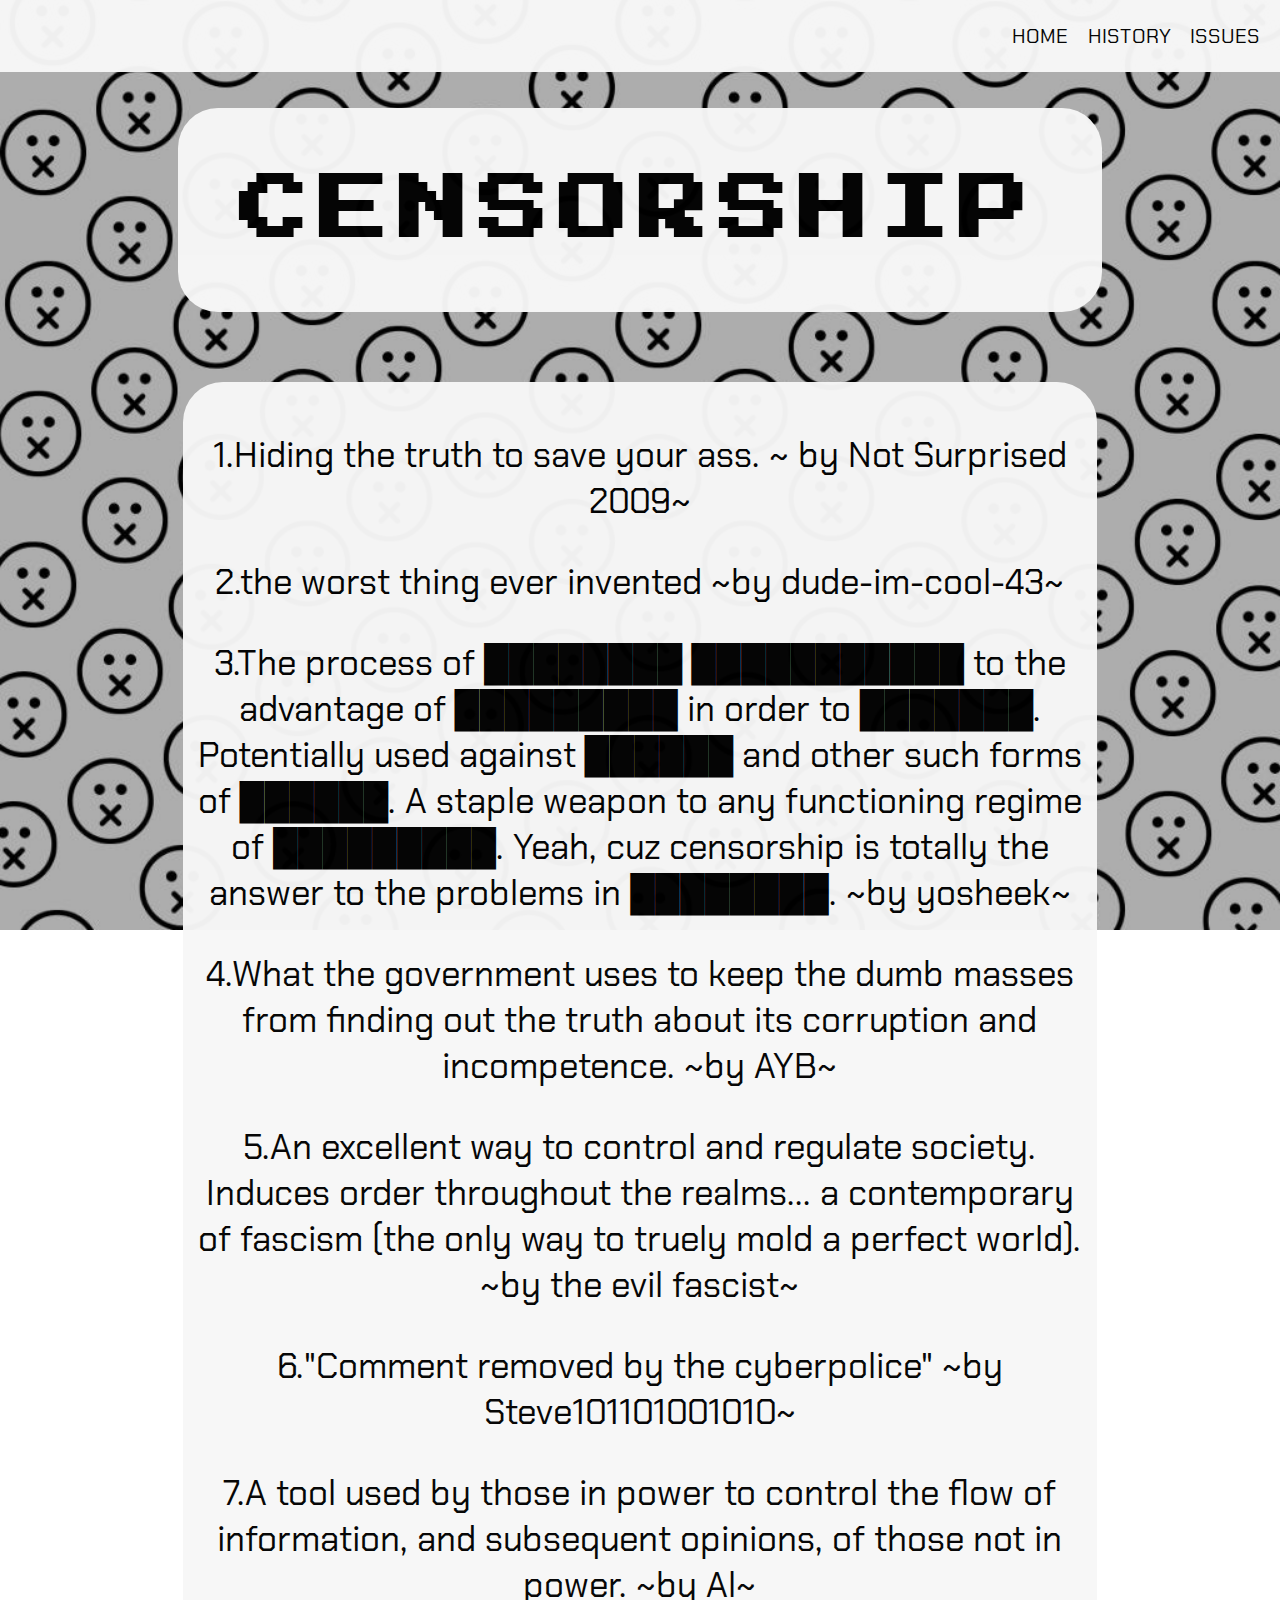
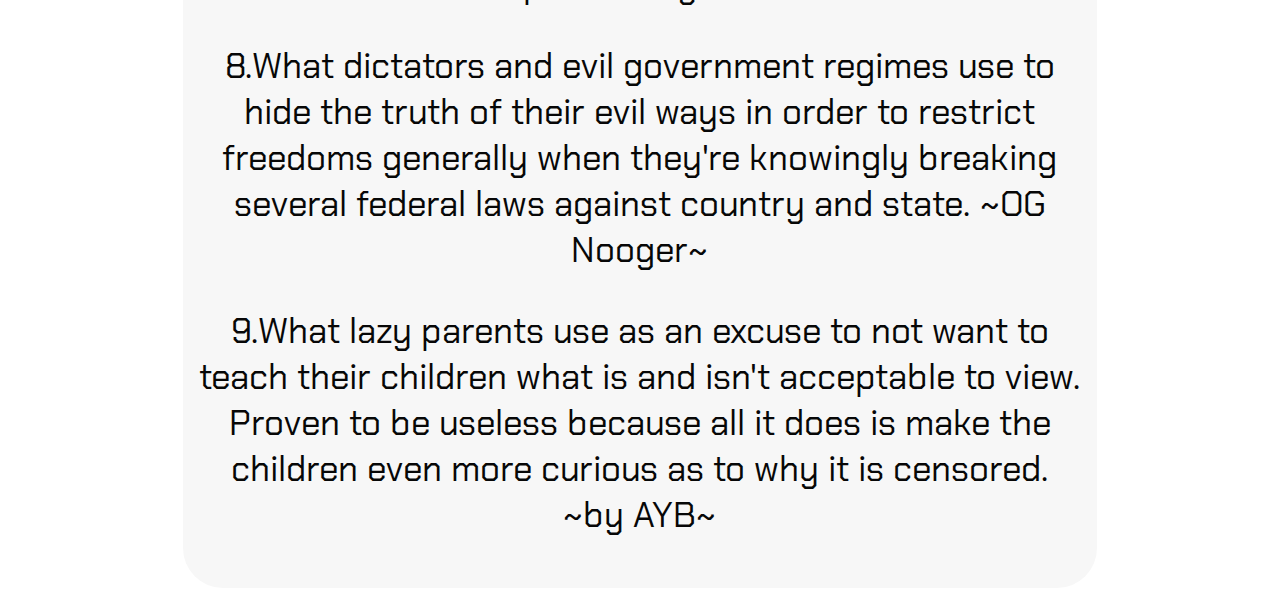
<file: index.html>
<!DOCTYPE html>
<html>
<head>
	<meta charset="utf-8">
	<meta name="viewport" content="width=device-width, initial-scale=1">
	<link rel="stylesheet" type="text/css" href="style.css">
	<title>HOME</title>
</head>
<body>

	<div class="navbar">
		<p class="navsize"><a class="navLink" href="index.html">HOME</a></p>
		<p class="navsize"><a class="navLink" href="page02.html">HISTORY</a></p>
		<p class="navsize"><a class="navLink" href="page03.html">ISSUES</a></p>
	</div>



	<div class="container">
		<div class="textbox1">
			<h1>CENSORSHIP</h1>
		</div>
	</div>

   <!-- definitions from -> https://www.urbandictionary.com/define.php?term=censorship -->
	<div class="container9">
		<div class="textcontent6">
			<div class="textboxpara2">
				<p class="def">1.Hiding the truth to save your ass.
		~ by Not Surprised 2009~</p>
		<p class="def">2.the worst thing ever invented
		~by dude-im-cool-43~</p>
		<p class="def">3.The process of ████████ ███████████ to the advantage of █████████ in order to ███████. Potentially used against ██████ and other such forms of ██████. A staple weapon to any functioning regime of █████████.
		Yeah, cuz censorship is totally the answer to the problems in ████████.
		~by yosheek~</p>
		<p class="def">4.What the government uses to keep the dumb masses from finding out the truth about its corruption and incompetence.
		~by AYB~</p>
		<p class="def">5.An excellent way to control and regulate society. Induces order throughout the realms... a contemporary of fascism (the only way to truely mold a perfect world).
		~by the evil fascist~</p>
		<p class="def">6."Comment removed by the cyberpolice"
		~by Steve101101001010~</p>
		<p class="def">7.A tool used by those in power to control the flow of information, and subsequent opinions, of those not in power.
		~by Al~</p>
		<p class="def">8.What dictators and evil government regimes use to hide the truth of their evil ways in order to restrict freedoms generally when they're knowingly breaking several federal laws against country and state.
		~OG Nooger~</p>
		<p class="def">9.What lazy parents use as an excuse to not want to teach their children what is and isn't acceptable to view. Proven to be useless because all it does is make the children even more curious as to why it is censored.
		~by AYB~</p>
	</div>
</div>
</div>

</body>
</html>




</html>
</file>
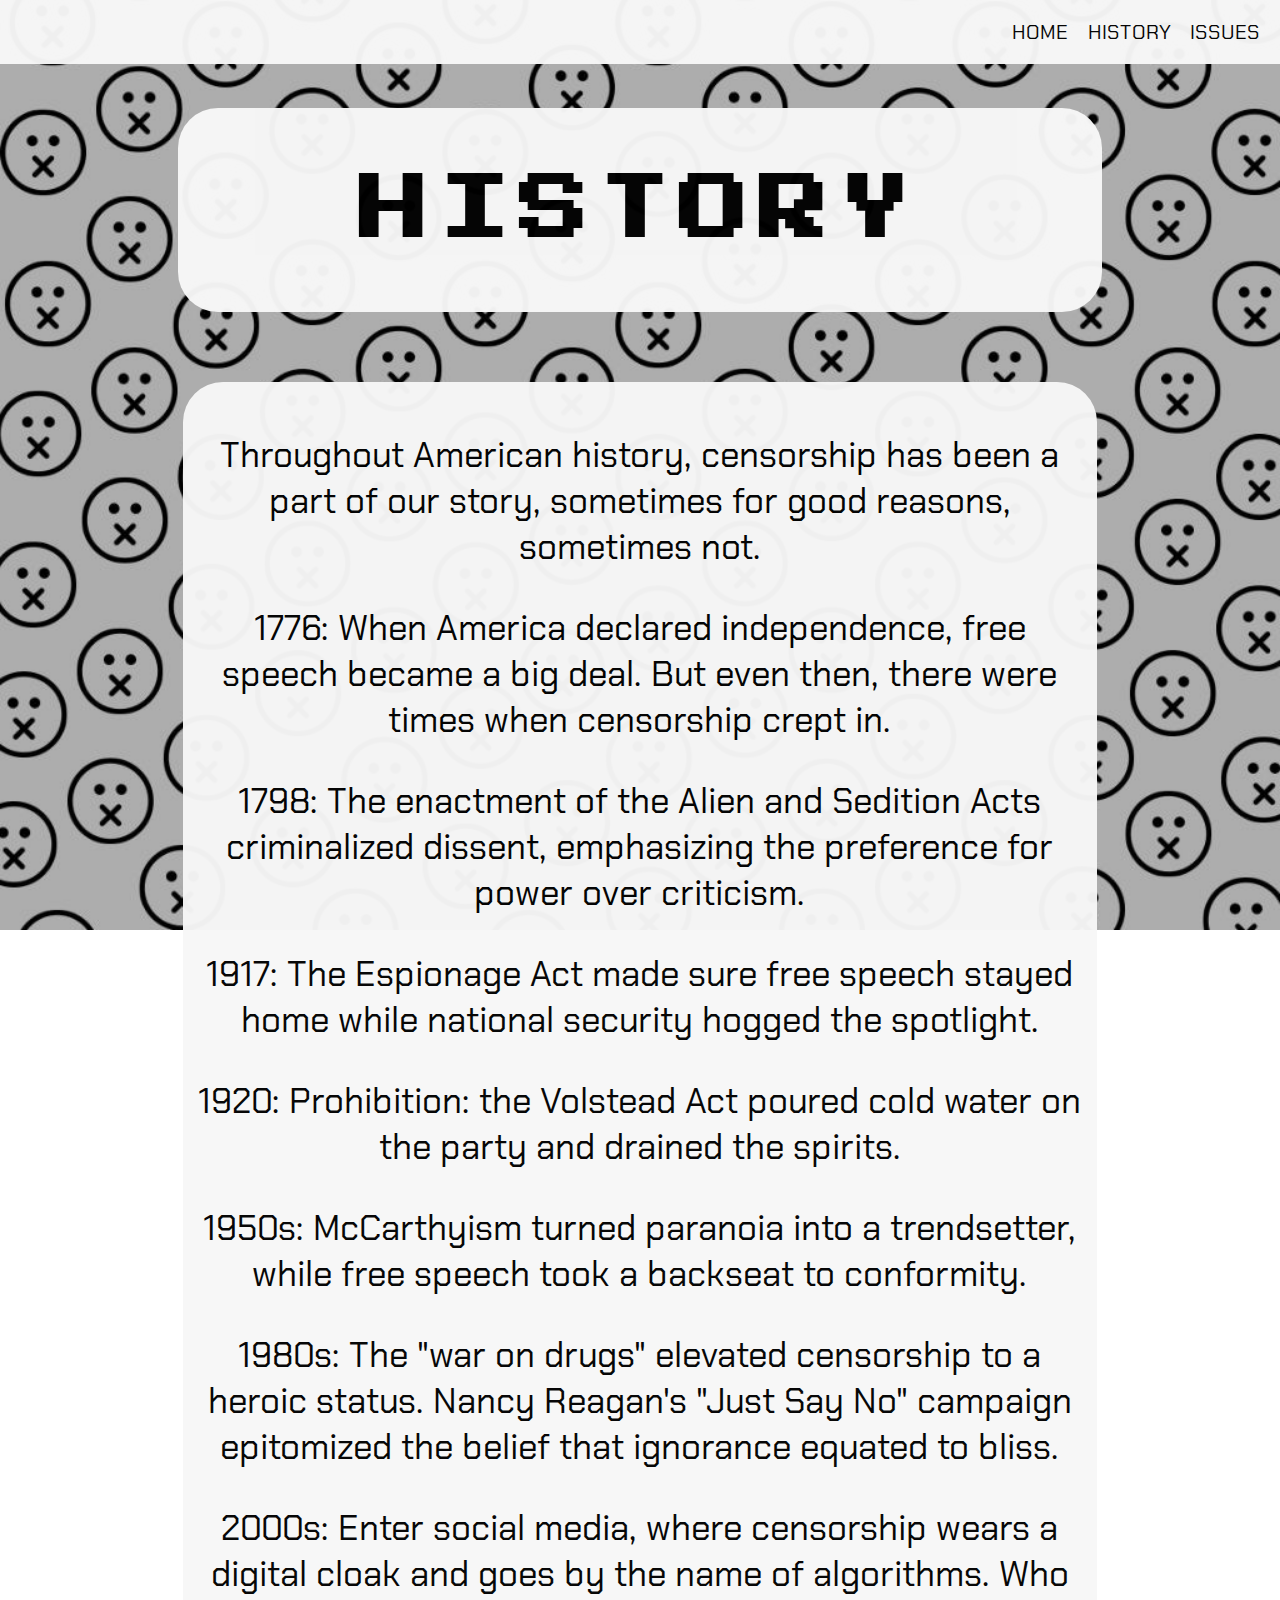
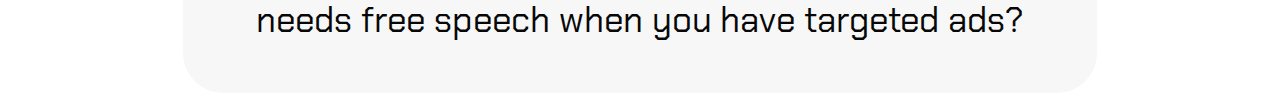
<file: page02.html>
<!DOCTYPE html>
<html>
<head>
	<meta charset="utf-8">
	<meta name="viewport" content="width=device-width, initial-scale=1">
	<link rel="stylesheet" type="text/css" href="style.css">
	<title>HISTORY</title>
</head>
<body>

	<div class="navbar">
		<p><a class="navLink" href="index.html">HOME</a></p>
		<p><a class="navLink" href="page02.html">HISTORY</a></p>
		<p><a class="navLink" href="page03.html">ISSUES</a></p>
	</div>



	<div class="container2">
		<div class="textbox2">
			<h1>HISTORY</h1>
		</div>
	</div>

	 <div class="container8">
		<div class="textcontent5">
			<div class="textboxpara">
				<p class="hist">
			Throughout American history, censorship has been a part of our story, sometimes for good reasons, sometimes not.
			</p>

			<p>
			1776: When America declared independence, free speech became a big deal. But even then, there were times when censorship crept in.
			</p>

			<p>
			1798: The enactment of the Alien and Sedition Acts criminalized dissent, emphasizing the preference for power over criticism.
		</p>

			<p>
			1917: The Espionage Act made sure free speech stayed home while national security hogged the spotlight.
			</p>

			<p>
			1920: Prohibition: the Volstead Act poured cold water on the party and drained the spirits.
			</p>

			<p>
			1950s: McCarthyism turned paranoia into a trendsetter, while free speech took a backseat to conformity.</p>

			<p>
			1980s: The "war on drugs" elevated censorship to a heroic status. Nancy Reagan's "Just Say No" campaign epitomized the belief that ignorance equated to bliss.
			</p>

			<p>
			2000s: Enter social media, where censorship wears a digital cloak and goes by the name of algorithms. Who needs free speech when you have targeted ads?
			</p>
		</div>
	</div>
</div> 


	
</body>
</html>
</file>
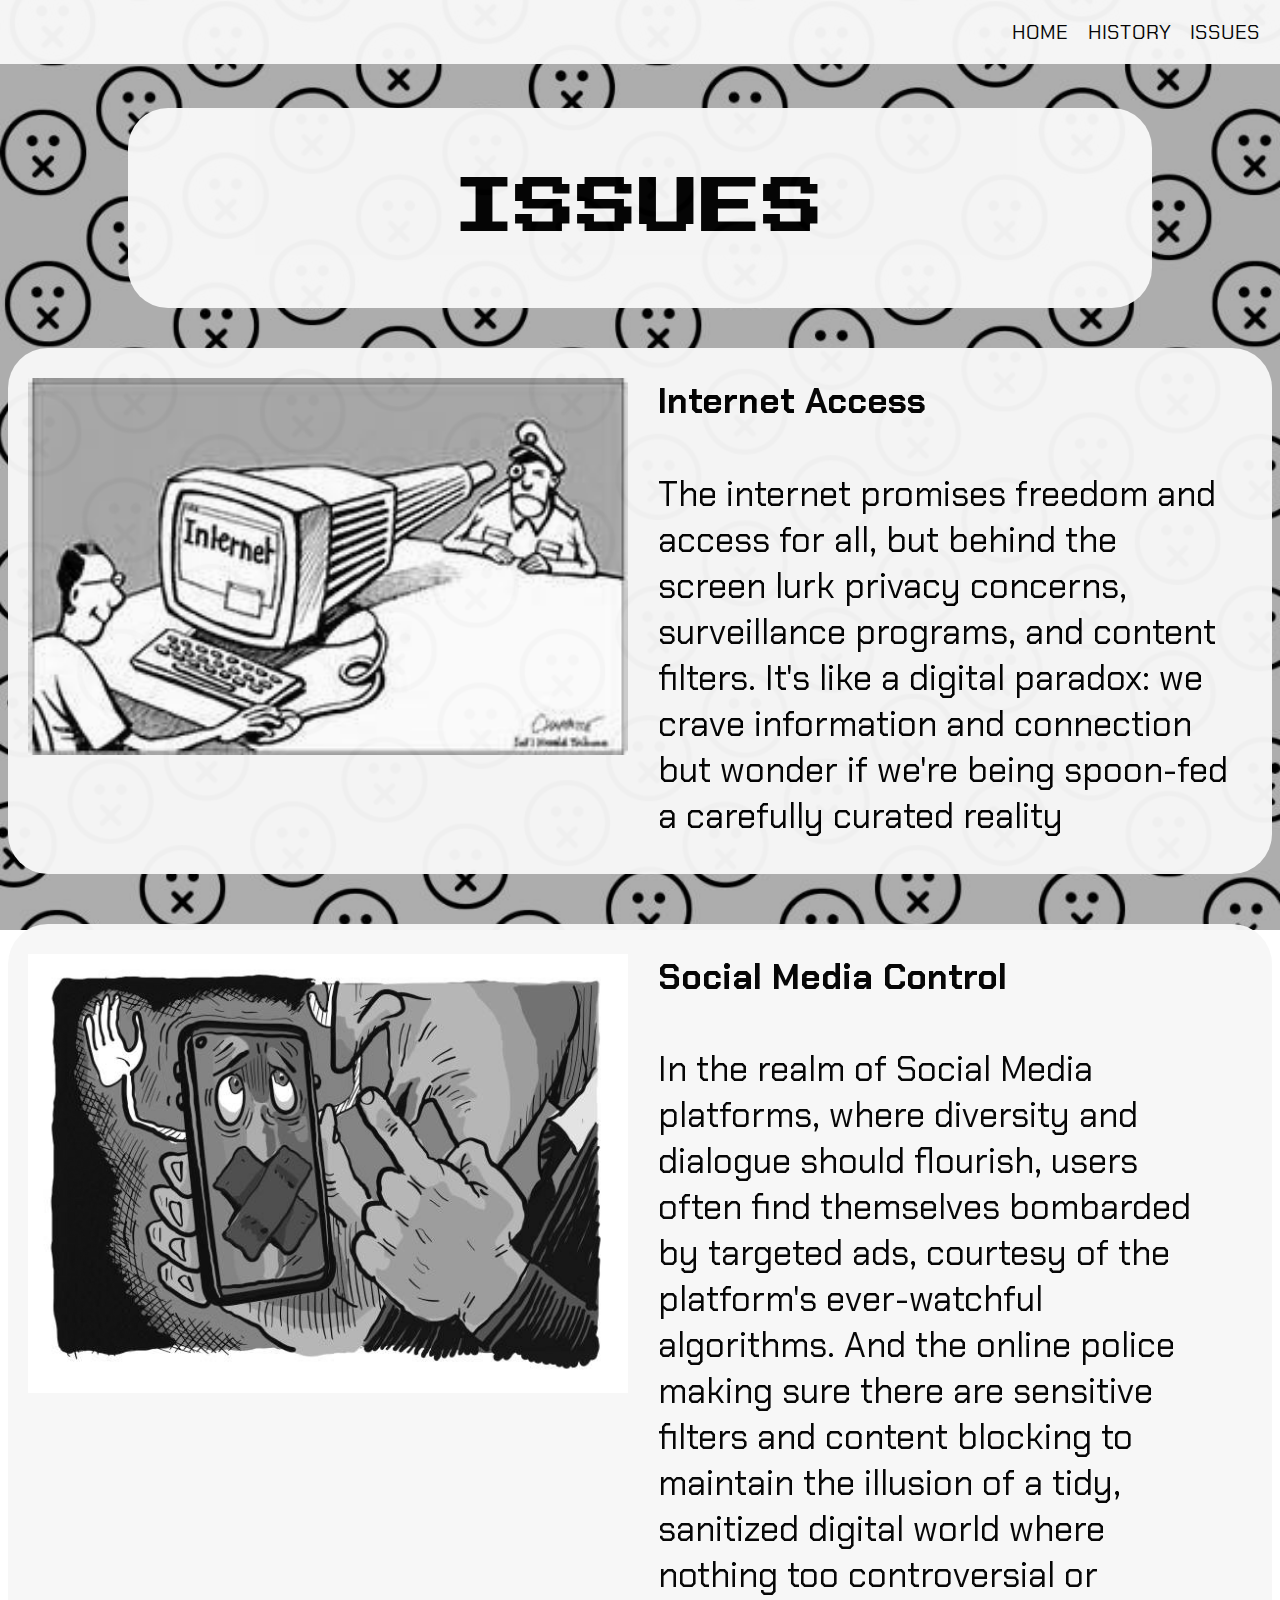
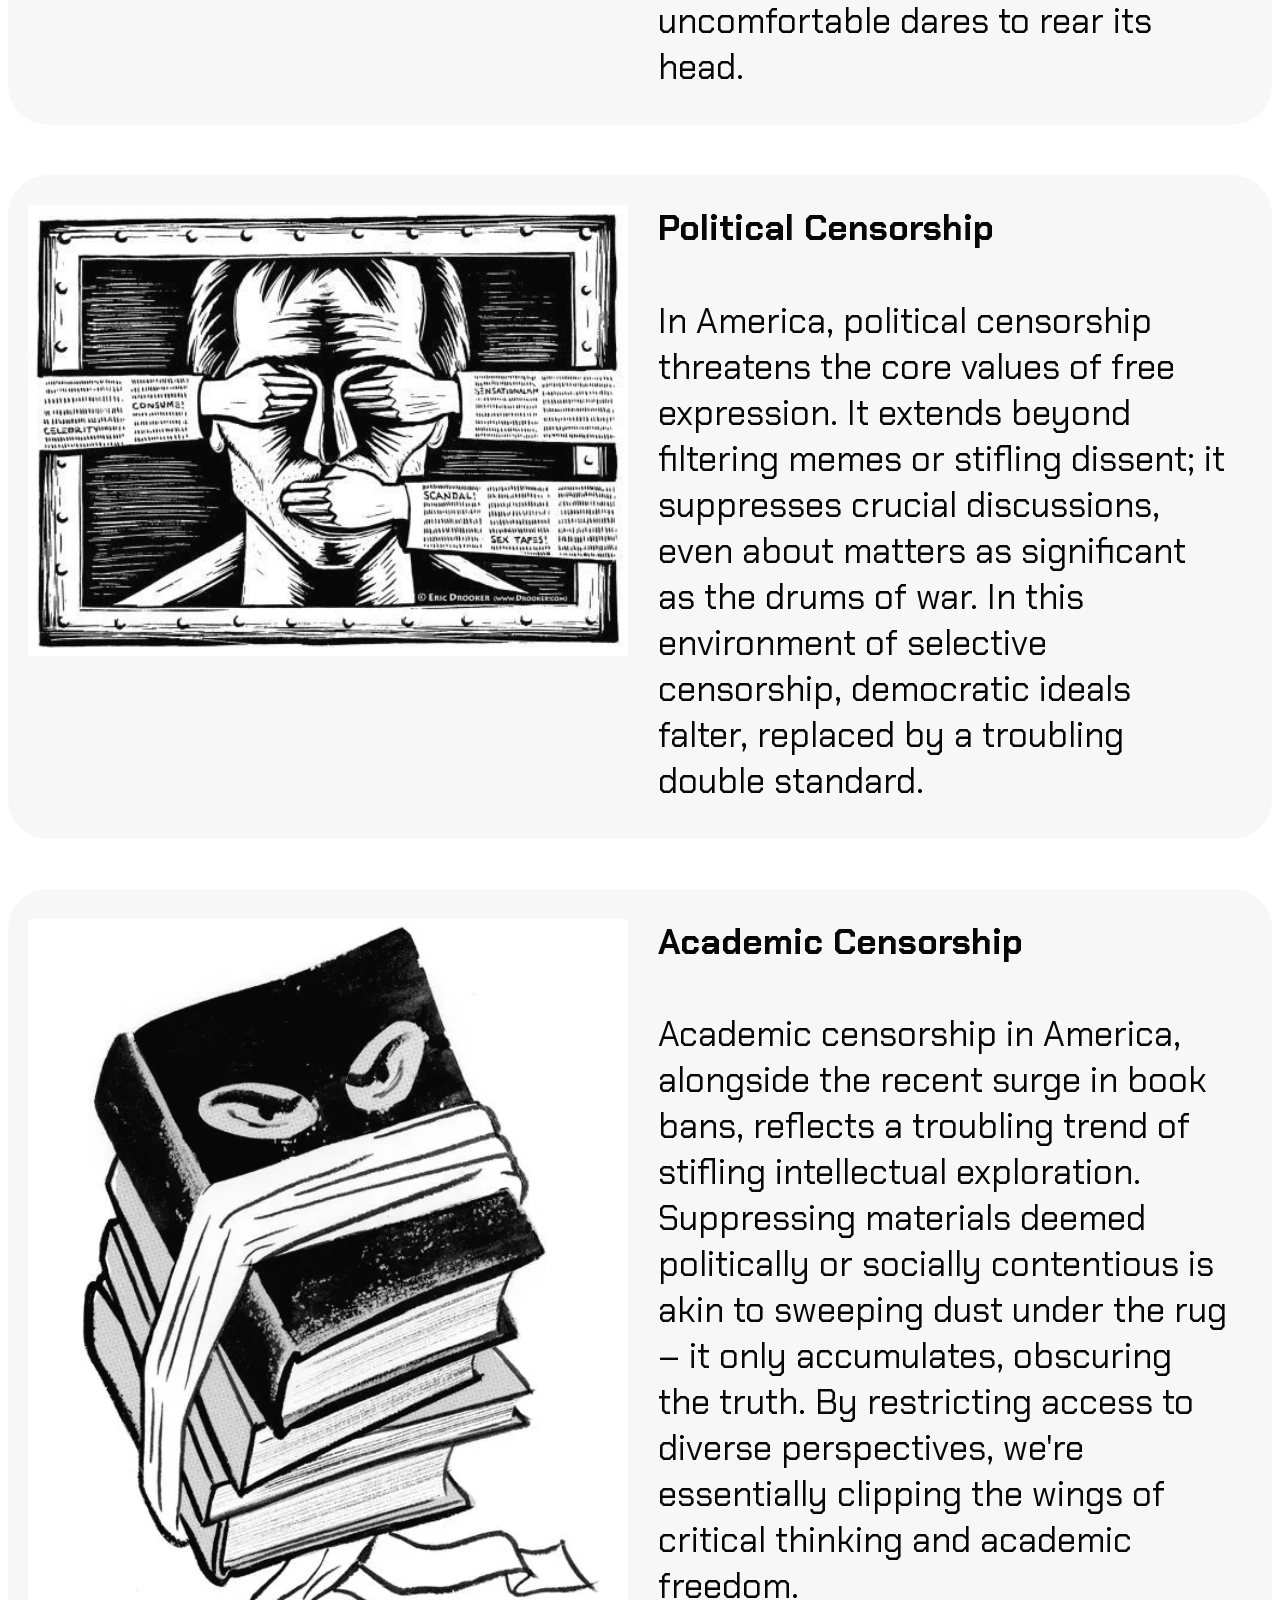
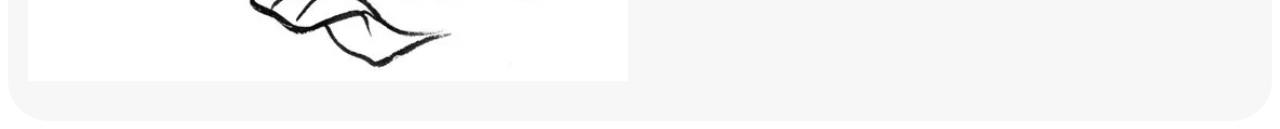
<file: page03.html>
<!DOCTYPE html>
<html>
<head>
	<meta charset="utf-8">
	<meta name="viewport" content="width=device-width, initial-scale=1">
	<link rel="stylesheet" type="text/css" href="style.css">
	<title>ISSUES</title>
</head>
<body>
<div class="navbar">
		<p><a class="navLink" href="index.html">HOME</a></p>
		<p><a class="navLink" href="page02.html">HISTORY</a></p>
		<p><a class="navLink" href="page03.html">ISSUES</a></p>
	</div>


	<div class="container3">
		<h1 class="textbox3">ISSUES</h1>
	</div>

	<div class="container4">
		<div class="textbox4">
			<img id="smcensor" src="man-on-internet.jpg" alt="Social Media Censorship">
			<div class="textcontent">
				<!--image from -> https://ncac.org/resource/internet-filters-2 --->
				<h4>Internet Access</h4>
				<p>The internet promises freedom and access for all, but behind the screen lurk privacy concerns, surveillance programs, and content filters. It's like a digital paradox: we crave information and connection but wonder if we're being spoon-fed a carefully curated reality </p>
			</div>
		</div>
	</div>

	<div class="container5">
		<div class="textbox5">
			<img id="smcensor2" src="istockphoto-1459043119-612x612.jpg" alt="Social Media Censorship">
			 <!--image from -> https://www.istockphoto.com/vector/censorship-of-the-internet-and-social-media-gm1459043119-493498131?phrase=social+media+censorship-->
			<div class="textcontent2">
				<h4>Social Media Control</h4>
				<p>In the realm of Social Media platforms, where diversity and dialogue should flourish, users often find themselves bombarded by targeted ads, courtesy of the platform's ever-watchful algorithms. And the online police making sure there are sensitive filters and content blocking to maintain the illusion of a tidy, sanitized digital world where nothing too controversial or uncomfortable dares to rear its head. </p>

			</div>
		</div>
	</div>

	<div class="container6">
		<div class="textbox6">
			<img id="policen" src="original.jpg" alt="Political Censorship">
			<!--image from -> https://archive.kyivpost.com/article/content/ukraine-politics/over-half-of-ukrainians-feel-political-censorship-85683.html-->
			<div class="textcontent3">
				<h4>Political Censorship</h4>
				<p>In America, political censorship threatens the core values of free expression. It extends beyond filtering memes or stifling dissent; it suppresses crucial discussions, even about matters as significant as the drums of war. In this environment of selective censorship, democratic ideals falter, replaced by a troubling double standard.</p>	
			</div>
		</div>
	</div>

	<div class="container7">
		<div class="textbox7">
			<img id="acacen" src="31LETTERScensorship-jumbo.jpg" alt="Book Banning, Academic Censorship">
			<!--image from ->https://bpr.berkeley.edu/2019/01/14/censor-that-sht/-->
			<div class="textcontent4">
				<h4>Academic Censorship</h4>
				<p>Academic censorship in America, alongside the recent surge in book bans, reflects a troubling trend of stifling intellectual exploration. Suppressing materials deemed politically or socially contentious is akin to sweeping dust under the rug – it only accumulates, obscuring the truth. By restricting access to diverse perspectives, we're essentially clipping the wings of critical thinking and academic freedom.</p>
				</div>
			</div>
		</div>






</body>
</html>
</file>
<file: style.css>
@import url('https://fonts.googleapis.com/css2?family=Press+Start+2P&display=swap');
@import url('https://fonts.googleapis.com/css2?family=Chakra+Petch:wght@300&display=swap');

body{
	background-image: url("Untitled design (1).jpg");
	background-repeat: no-repeat;
	background-attachment: fixed;
	background-position: center;
	background-size: cover;
}



.navbar{
	word-break: 10px;
	position:fixed;
	top:0;
	left: 0;
	width: 100%;
	display:flex;
	justify-content: flex-end;
	opacity: 0.97;
	background-color: #F7F7F7;
	z-index: 1000;

}


.navLink{
	font-family: 'Chakra Petch', sans-serif;
	font-size: 20px;
	line-height: 1.6;
	text-decoration: none;
	color:black;
	padding: 10px, 20px;
	padding-right: 20px;
}

.navLink:hover{
	text-align: center;
	background-color:#555;
	border-radius: 4px;
	padding: 20px;
	margin-right: 20px;
	margin-left: 20px;
	color:#F7F7F7;
}

.navsize{
	font-family: 'Chakra Petch', sans-serif;
	font-size: 20px;
}

h1{
	letter-spacing: 10px;
	font-family: 'Press Start 2P', system-ui;
	font-size: 70px;
	text-align: center;
}

.def{
	font-family: 'Chakra Petch', sans-serif;
	text-align: center;
	font-size: 35px;
	background-color:#F7F7F7 ;
	opacity: 100%;
}

.container3{
	display:flex;
	align-items:center;
	justify-content: center;
	padding-top: 50px;
}

.textbox3{
	border-radius: 40px;
	letter-spacing: 2px;
	font-family: 'Press Start 2P', system-ui;
	font-size: 60px;
	text-align: center;
	background-color:#F7F7F7 ;
	opacity:0.97;
	line-break: strict;
	padding:70px;
	margin-top: 50px;
	margin-left: auto;
	margin-right: auto;
	width: 70%;
}

.container4{
	position: relative;
	width: 100%;
	height: auto;
	overflow: hidden;
	border-radius: 40px;
	background-color: #F7F7F7;
	opacity: 0.97;
}

#smcensor{
	filter: grayscale(100%);
	float: left;
	width: 50%;
	height: auto;
	max-height: 100%;
	object-fit: cover;
	margin-bottom: 40px;

}

.textbox4{
	position: relative;
	font-family: 'Chakra Petch', sans-serif;
	font-size: 35px;
	line-break: strict;
	padding:20px;
	margin-top: 10px;
	width: 95%;
}

.textcontent{
	float: right;
	width: 50%;
	padding-left: 30px;
	box-sizing: border-box;
}

.textcontent h4,
.textcontent p{
	margin-top: 0;
}

.container5{
	position: relative;
	width: 100%;
	height: auto;
	overflow: hidden;
	border-radius: 40px;
	background-color: #F7F7F7;
	opacity: 0.97;
	margin-top: 50px;
}

#smcensor2{
	filter: grayscale(100%);
	float: left;
	width: 50%;
	height: auto;
	max-height: 100%;
	object-fit: cover;
	margin-bottom: 40px;
}

.textbox5{
	position: relative;
	font-family: 'Chakra Petch', sans-serif;
	font-size: 35px;
	line-break: strict;
	padding:20px;
	margin-top: 10px;
	width: 95%;
}

.textcontent2{
	float: right;
	width: 50%;
	padding-left: 30px;
	box-sizing: border-box;
}

.textcontent2 h4,
.textcontent2 p{
	margin-top: 0;
}

.container6{
	position: relative;
	width: 100%;
	height: auto;
	overflow: hidden;
	border-radius: 40px;
	background-color: #F7F7F7;
	opacity: 0.97;
	margin-top: 50px;
}
#policen{
	filter: grayscale(100%);
	float: left;
	width: 50%;
	height: auto;
	max-height: 100%;
	object-fit: cover;
	margin-bottom: 40px;
}

.textbox6{
	position: relative;
	font-family: 'Chakra Petch', sans-serif;
	font-size: 35px;
	line-break: strict;
	padding:20px;
	margin-top: 10px;
	width: 95%;	
}

.textcontent3{
	float: right;
	width: 50%;
	padding-left: 30px;
	box-sizing: border-box;
}

.textcontent3 h4,
.textcontent3 p{
	margin-top: 0;
}

.container7{
	position: relative;
	width: 100%;
	height: auto;
	overflow: hidden;
	border-radius: 40px;
	background-color: #F7F7F7;
	opacity: 0.97;
	margin-top: 50px;
}

#acacen{
	filter: grayscale(100%);
	float: left;
	width: 50%;
	height: auto;
	max-height: 100%;
	object-fit: cover;
	margin-bottom: 40px;
}

.textbox7{
	position: relative;
	font-family: 'Chakra Petch', sans-serif;
	font-size: 35px;
	line-break: strict;
	padding:20px;
	margin-top: 10px;
	width: 95%;
}

.textcontent4{
	float: right;
	width: 50%;
	padding-left: 30px;
	box-sizing: border-box;
}

.textcontent4 h4,
.textcontent4 p{
	margin-top: 0;
}

.container2{
	display:flex;
	align-items:center;
	justify-content: center;
	padding-top: 50px;
}

.textbox2{
	border-radius: 40px;
	letter-spacing: 2px;
	font-family: 'Press Start 2P', system-ui;
	font-size: 60px;
	text-align: center;
	background-color:#F7F7F7 ;
	opacity:0.97;
	line-break: strict;
	padding:20px;
	margin-top: 50px;
	margin-left: auto;
	margin-right: auto;
	width: 70%;
}

.textboxpara{
	font-family: 'Chakra Petch', sans-serif;
	font-size: 35px;
	line-break: strict;
	padding: 15px;
	margin-top: 70px;
	margin-left: auto;
	margin-right: auto;
	width: 70%;
	background-color:#F7F7F7;
	opacity: 0.97;
	text-align: center;
	border-radius: 40px;
}


.container{
	display:flex;
	align-items:center;
	justify-content: center;
	padding-top: 50px;
}

.textbox1{
	border-radius: 40px;
	letter-spacing: 2px;
	font-family: 'Press Start 2P', system-ui;
	font-size: 60px;
	text-align: center;
	background-color:#F7F7F7 ;
	opacity:0.97;
	line-break: strict;
	padding:20px;
	margin-top: 50px;
	margin-left: auto;
	margin-right: auto;
	width: 70%;
}

.textboxpara2{
	font-family: 'Chakra Petch', sans-serif;
	font-size: 35px;
	line-break: strict;
	padding: 15px;
	margin-top: 70px;
	margin-left: auto;
	margin-right: auto;
	width: 70%;
	background-color:#F7F7F7;
	opacity: 0.97;
	text-align: center;
	border-radius: 40px;
}
</file>
